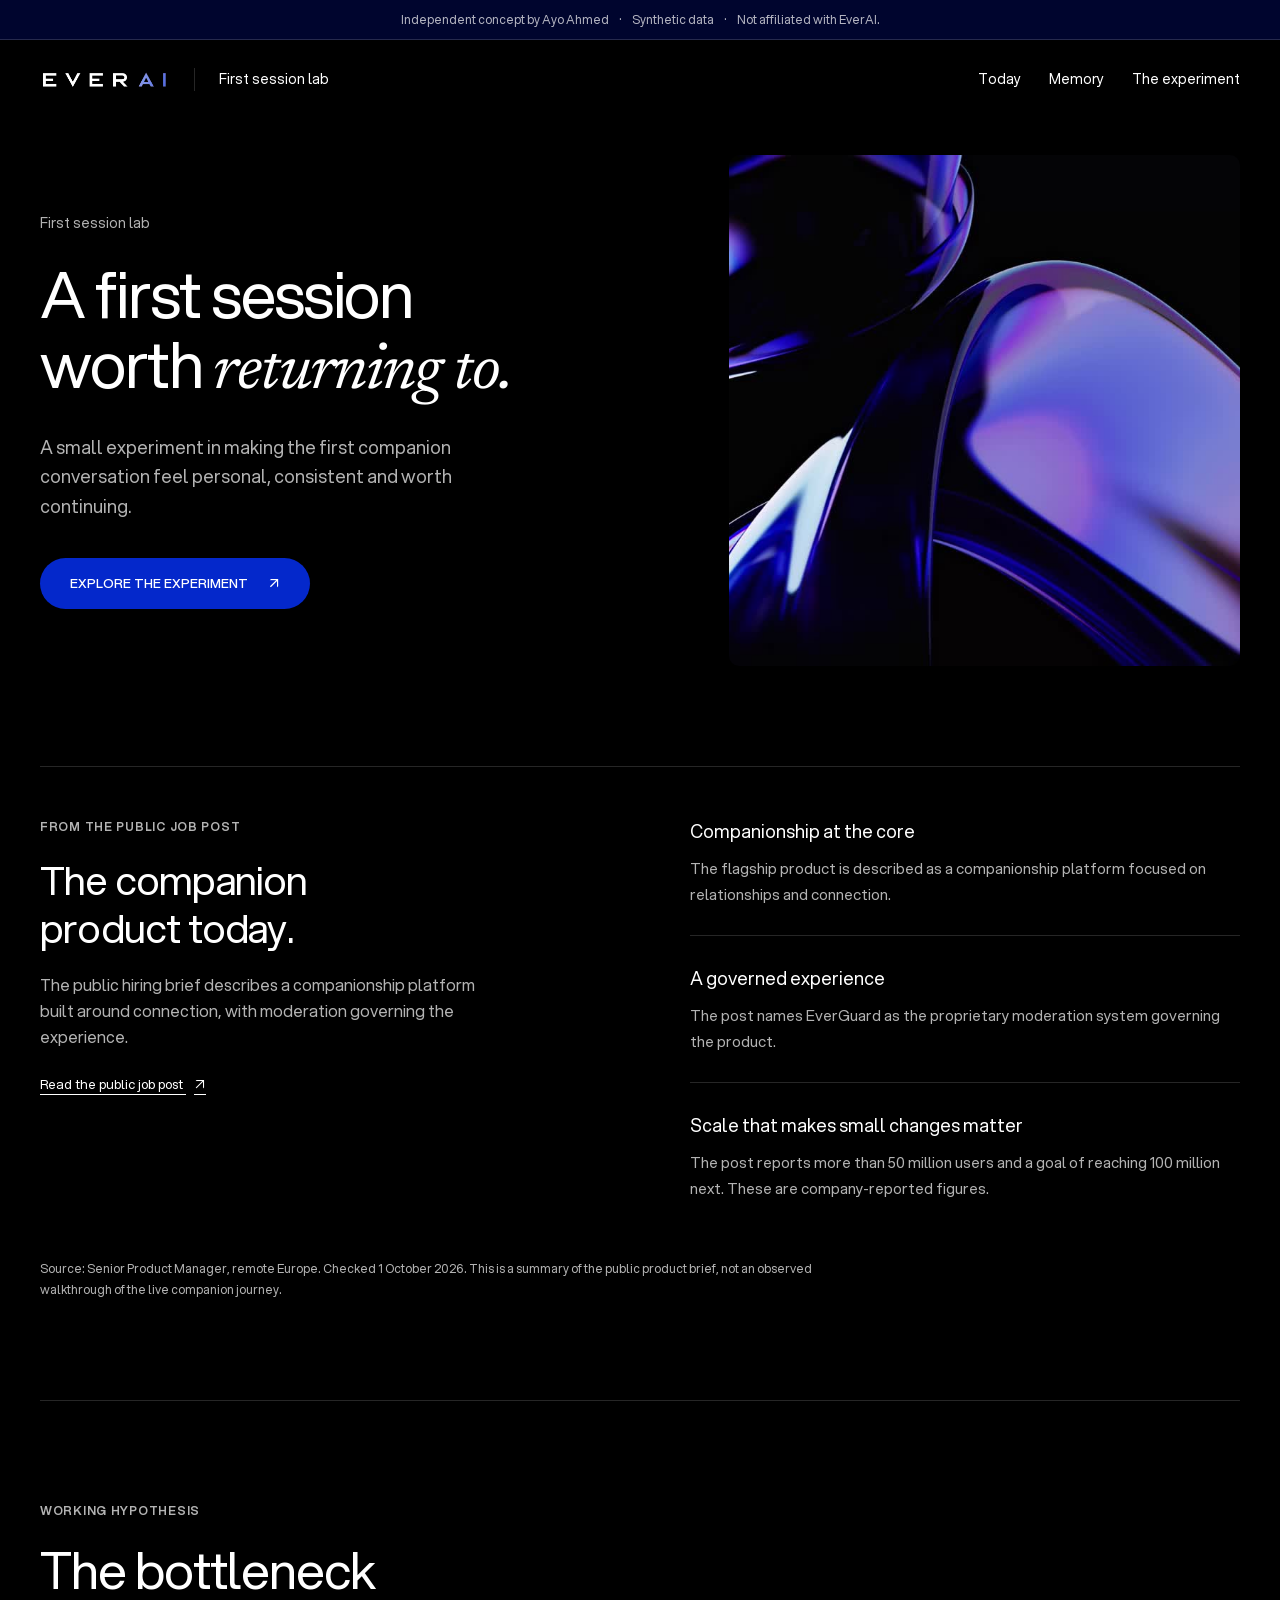
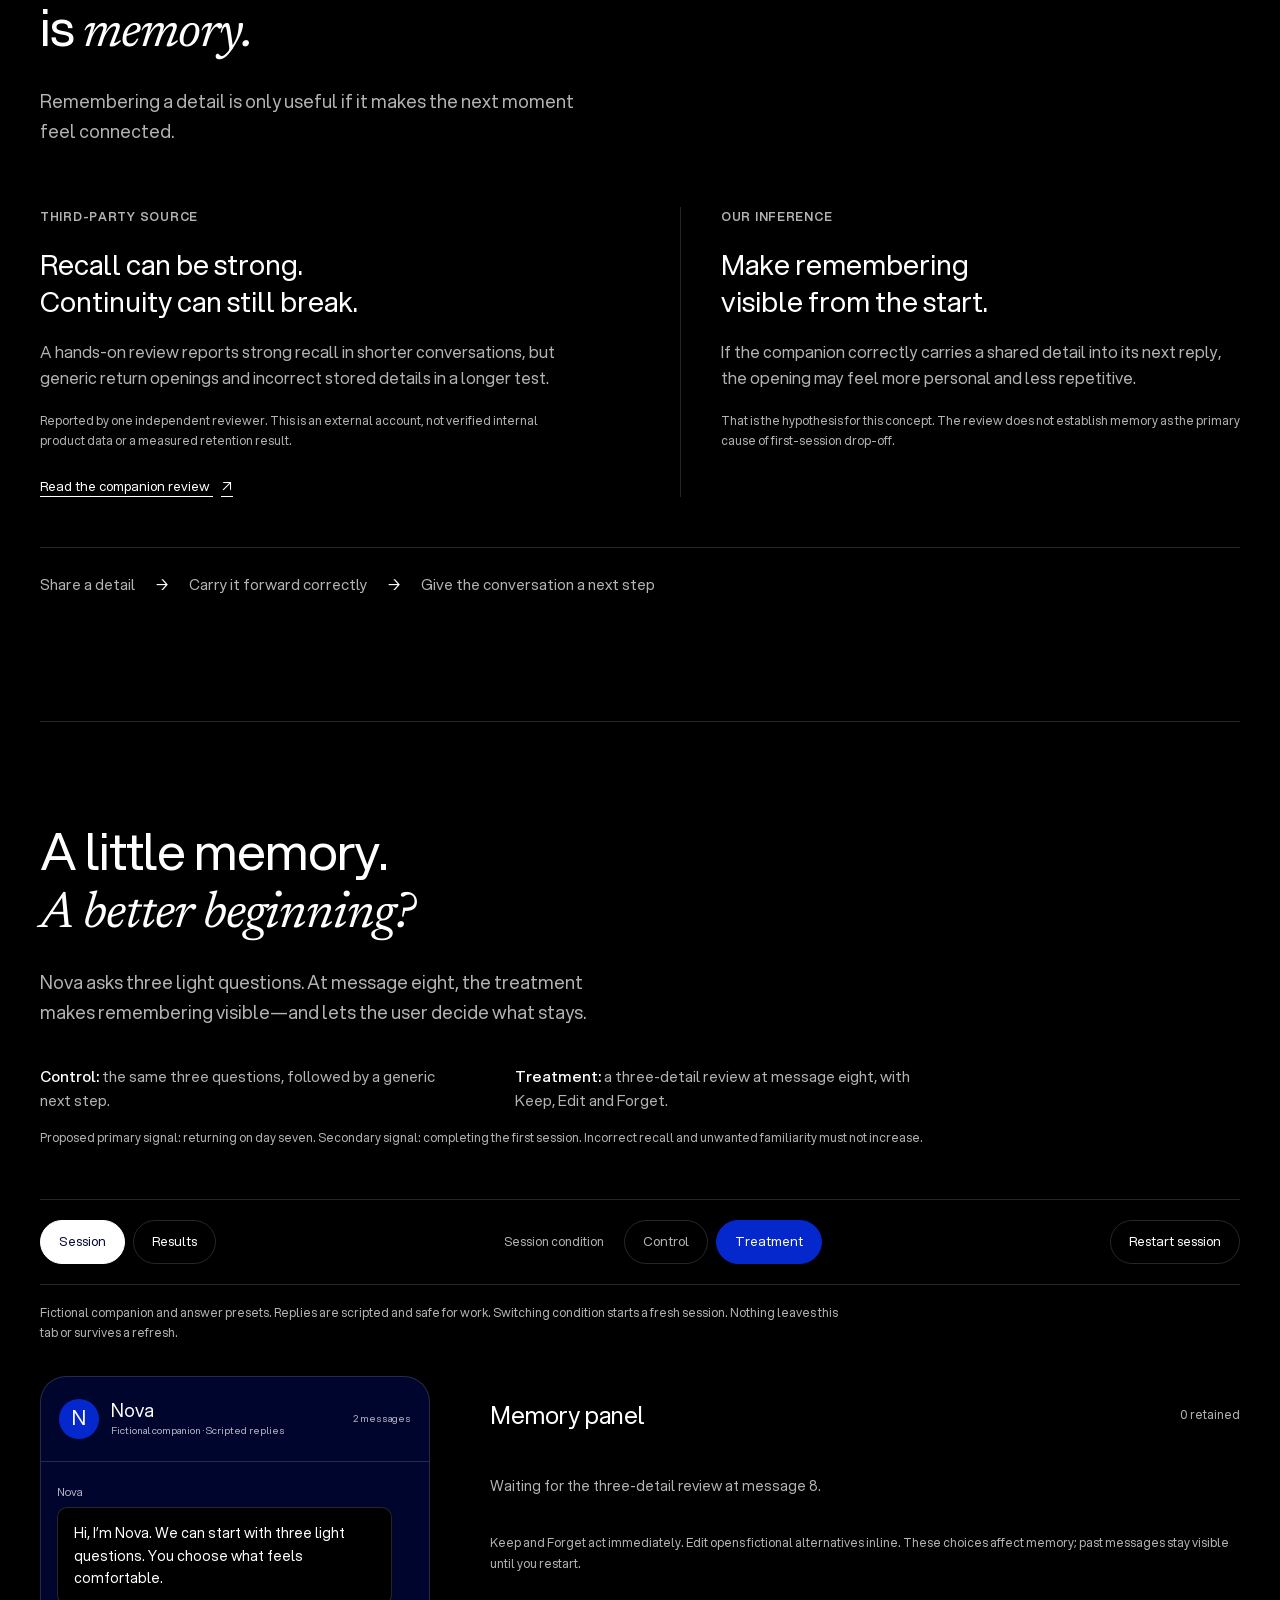
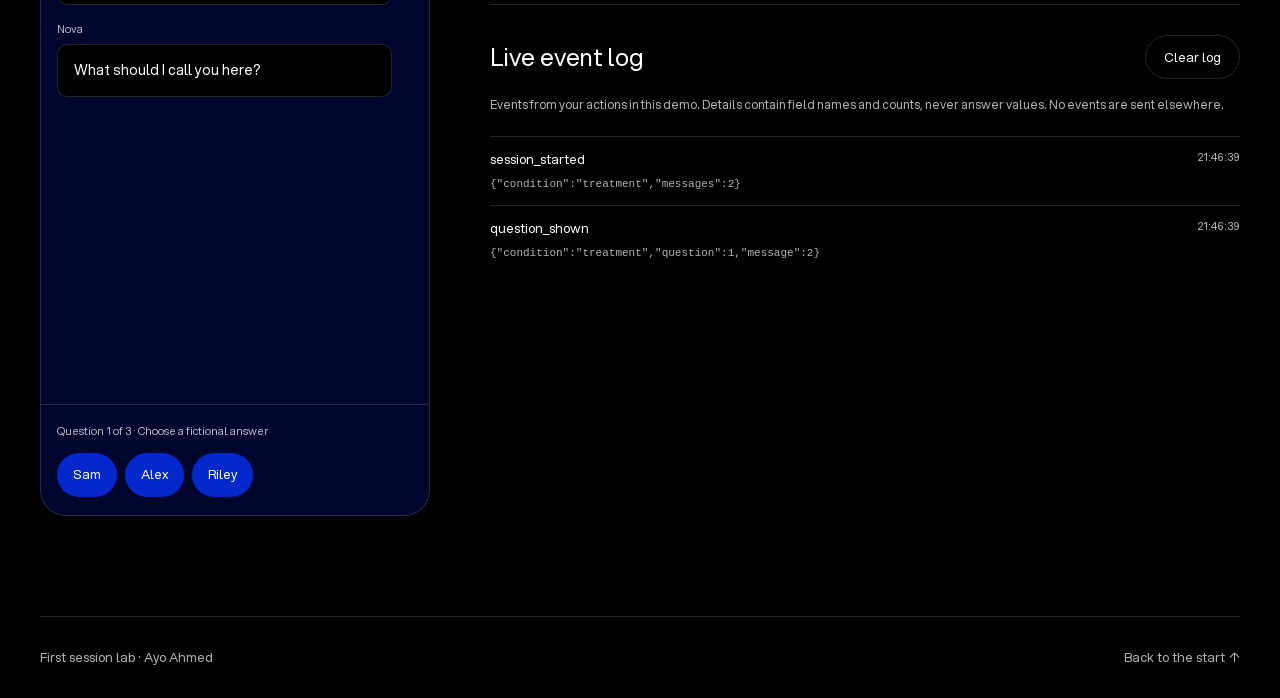
<file: index.html>
<!doctype html>
<html lang="en">
<head>
  <meta charset="utf-8">
  <meta name="viewport" content="width=device-width, initial-scale=1">
  <meta name="robots" content="noindex,nofollow">
  <meta name="description" content="First session lab: an independent product concept about memory and the first companion conversation.">
  <title>First session lab — Ayo Ahmed</title>
  <link rel="stylesheet" href="design-tokens.css">
  <link rel="stylesheet" href="styles.css">
  <script src="lab.js" defer></script>
</head>
<body>
  <a class="skip" href="#main">Skip to content</a>
  <div class="notice">Independent concept by Ayo Ahmed <span aria-hidden="true">·</span> Synthetic data <span aria-hidden="true">·</span> Not affiliated with EverAI.</div>
  <header class="site-header wrap">
    <a class="identity" href="#today" aria-label="First session lab home">
      <img src="assets/logo.webp" width="254" height="31" alt="EverAI">
      <span>First session lab</span>
    </a>
    <nav aria-label="Page sections">
      <a href="#today">Today</a>
      <a href="#memory">Memory</a>
      <a href="#experiment">The experiment</a>
    </nav>
  </header>
  <main id="main">
    <section id="today" class="today wrap" aria-labelledby="today-title">
      <div class="hero">
        <div class="hero-copy">
          <p class="product-name">First session lab</p>
          <h1>A first session<br>worth <em>returning to.</em></h1>
          <p class="lead">A small experiment in making the first companion conversation feel personal, consistent and worth continuing.</p>
          <a class="action" href="#experiment">Explore the experiment <span aria-hidden="true">↗</span></a>
        </div>
        <img class="hero-art" src="assets/hero-poster.jpg" width="1280" height="720" alt="Reflective blue and lilac forms against a black background">
      </div>
      <div class="product-brief">
        <div class="brief-intro">
          <p class="source-label">From the public job post</p>
          <h2 id="today-title">The companion<br>product today.</h2>
          <p>The public hiring brief describes a companionship platform built around connection, with moderation governing the experience.</p>
          <a class="source-link" href="https://jobs.ashbyhq.com/everai/67415245-9710-4d32-a544-735d779e1d44" target="_blank" rel="noopener noreferrer">Read the public job post <span aria-hidden="true">↗</span></a>
        </div>
        <dl class="product-facts">
          <div><dt>Companionship at the core</dt><dd>The flagship product is described as a companionship platform focused on relationships and connection.</dd></div>
          <div><dt>A governed experience</dt><dd>The post names EverGuard as the proprietary moderation system governing the product.</dd></div>
          <div><dt>Scale that makes small changes matter</dt><dd>The post reports more than 50 million users and a goal of reaching 100 million next. These are company-reported figures.</dd></div>
        </dl>
      </div>
      <p class="evidence-note">Source: Senior Product Manager, remote Europe. Checked 1 October 2026. This is a summary of the public product brief, not an observed walkthrough of the live companion journey.</p>
    </section>

    <section id="memory" class="memory wrap" aria-labelledby="memory-title">
      <div class="memory-intro">
        <p class="source-label">Working hypothesis</p>
        <h2 id="memory-title">The bottleneck<br>is <em>memory.</em></h2>
        <p class="lead">Remembering a detail is only useful if it makes the next moment feel connected.</p>
      </div>
      <div class="evidence-grid">
        <article class="source-evidence" aria-labelledby="third-party-title">
          <p class="source-label">Third-party source</p>
          <h3 id="third-party-title">Recall can be strong.<br>Continuity can still break.</h3>
          <p>A hands-on review reports strong recall in shorter conversations, but generic return openings and incorrect stored details in a longer test.</p>
          <p class="evidence-note">Reported by one independent reviewer. This is an external account, not verified internal product data or a measured retention result.</p>
          <a class="source-link" href="https://shouldieventry.com/products/candy-ai-review/" target="_blank" rel="noopener noreferrer">Read the companion review <span aria-hidden="true">↗</span></a>
        </article>
        <article class="inference" aria-labelledby="inference-title">
          <p class="source-label">Our inference</p>
          <h3 id="inference-title">Make remembering<br>visible from the start.</h3>
          <p>If the companion correctly carries a shared detail into its next reply, the opening may feel more personal and less repetitive.</p>
          <p class="evidence-note">That is the hypothesis for this concept. The review does not establish memory as the primary cause of first-session drop-off.</p>
        </article>
      </div>
      <div class="continuity" aria-label="Proposed continuity loop">
        <span>Share a detail</span><span aria-hidden="true">→</span><span>Carry it forward correctly</span><span aria-hidden="true">→</span><span>Give the conversation a next step</span>
      </div>
    </section>

    <section id="experiment" class="experiment wrap" aria-labelledby="experiment-title">
      <div class="experiment-intro">
        <h2 id="experiment-title">A little memory.<br><em>A better beginning?</em></h2>
        <p class="lead">Nova asks three light questions. At message eight, the treatment makes remembering visible—and lets the user decide what stays.</p>
      </div>
      <div class="experiment-brief">
        <p><strong>Control:</strong> the same three questions, followed by a generic next step.</p>
        <p><strong>Treatment:</strong> a three-detail review at message eight, with Keep, Edit and Forget.</p>
        <p class="evidence-note">Proposed primary signal: returning on day seven. Secondary signal: completing the first session. Incorrect recall and unwanted familiarity must not increase.</p>
      </div>
      <div class="lab-toolbar">
        <div class="view-switch" role="group" aria-label="Lab view">
          <button type="button" data-view="session" aria-pressed="true" aria-controls="session-view">Session</button>
          <button type="button" data-view="results" aria-pressed="false" aria-controls="results-view">Results</button>
        </div>
        <fieldset class="conditions">
          <legend>Session condition</legend>
          <label><input type="radio" name="condition" value="control"><span>Control</span></label>
          <label><input type="radio" name="condition" value="treatment" checked><span>Treatment</span></label>
        </fieldset>
        <button type="button" id="restart-session" class="quiet-button">Restart session</button>
      </div>
      <p class="lab-disclosure">Fictional companion and answer presets. Replies are scripted and safe for work. Switching condition starts a fresh session. Nothing leaves this tab or survives a refresh.</p>
      <p id="session-status" class="sr-only" role="status"></p>
      <div id="session-view" class="lab-workspace">
        <div class="phone" aria-label="Nova conversation">
          <div class="phone-header">
            <span class="nova-avatar" aria-hidden="true">N</span>
            <div><h3>Nova</h3><p>Fictional companion · Scripted replies</p></div>
            <span id="message-count">2 messages</span>
          </div>
          <ol id="transcript" class="transcript" aria-label="Conversation messages" aria-live="polite" aria-relevant="additions" tabindex="0"></ol>
          <div class="phone-composer">
            <p id="answer-hint">Choose a fictional answer</p>
            <div id="answer-choices" class="answer-choices" role="group" aria-label="Fictional answers"></div>
            <button type="button" id="continue-session" class="continue-button" hidden>Continue with Nova</button>
          </div>
        </div>
        <aside class="inspector" aria-label="Session details">
          <div class="memory-panel">
            <div class="panel-heading"><h3>Memory panel</h3><span id="memory-count">0 retained</span></div>
            <ul id="memory-list" class="memory-list"></ul>
            <p class="panel-note">Keep and Forget act immediately. Edit opens fictional alternatives inline. These choices affect memory; past messages stay visible until you restart.</p>
          </div>
          <div class="events-panel">
            <div class="panel-heading"><h3>Live event log</h3><button type="button" id="clear-events" class="quiet-button">Clear log</button></div>
            <p class="panel-note">Events from your actions in this demo. Details contain field names and counts, never answer values. No events are sent elsewhere.</p>
            <ol id="event-log" class="event-log" aria-label="Local analytics events" tabindex="0"></ol>
          </div>
        </aside>
      </div>
      <div id="results-view" class="results-view" hidden>
        <div class="synthetic-banner"><strong>Illustrative synthetic numbers</strong><p>A made-up scenario for discussing the decision. These are not observed results and do not change when you use the chat.</p></div>
        <div class="results-grid">
          <figure class="return-chart" aria-labelledby="chart-title">
            <h3 id="chart-title">Day 7 return</h3>
            <p class="panel-note">Share returning seven days after their first session</p>
            <div class="chart" role="img" aria-label="Illustrative synthetic day 7 return: control 28 percent; treatment 34 percent. The axis runs from zero to forty percent.">
              <div class="chart-axis"><span>0%</span><span>10%</span><span>20%</span><span>30%</span><span>40%</span></div>
              <div class="chart-row"><span>Control</span><div class="chart-plot"><div class="chart-bar control-bar" style="width:70%"><strong>28%</strong></div></div></div>
              <div class="chart-row"><span>Treatment</span><div class="chart-plot"><div class="chart-bar treatment-bar" style="width:85%"><strong>34%</strong></div></div></div>
            </div>
            <figcaption>Illustrative difference: six more returning users per 100 people.</figcaption>
            <table class="results-table"><caption>Illustrative synthetic cohort counts</caption><thead><tr><th scope="col">Condition</th><th scope="col">Users</th><th scope="col">Day 7 returns</th></tr></thead><tbody><tr><th scope="row">Control</th><td>1,000</td><td>280 (28%)</td></tr><tr><th scope="row">Treatment</th><td>1,000</td><td>340 (34%)</td></tr></tbody></table>
          </figure>
          <article class="decision">
            <p class="source-label">The decision we would take</p>
            <h3>Test with a small real cohort.<br>Keep the rollout limited.</h3>
            <p>This synthetic pattern would justify investigating the idea, not declaring a win.</p>
            <p>If a real test shows a reliable day-seven lift, with no increase in incorrect recall or unwanted familiarity, expand the test. Otherwise, revise or stop.</p>
            <p class="evidence-note">Before a live test, set sample size, duration and guardrail limits. Synthetic numbers cannot establish significance or justify shipping.</p>
            <button type="button" data-view="session" class="quiet-button">Return to Nova</button>
          </article>
        </div>
      </div>
      <noscript><p class="lab-disclosure">Enable JavaScript to try the scripted session. The source brief, experiment description and illustrative results remain available.</p><style>#results-view[hidden]{display:block}#session-view,.lab-toolbar{display:none}</style></noscript>
    </section>
  </main>
  <footer class="wrap">
    <p>First session lab <span aria-hidden="true">·</span> Ayo Ahmed</p>
    <a href="#today">Back to the start <span aria-hidden="true">↑</span></a>
  </footer>
</body>
</html>
</file>
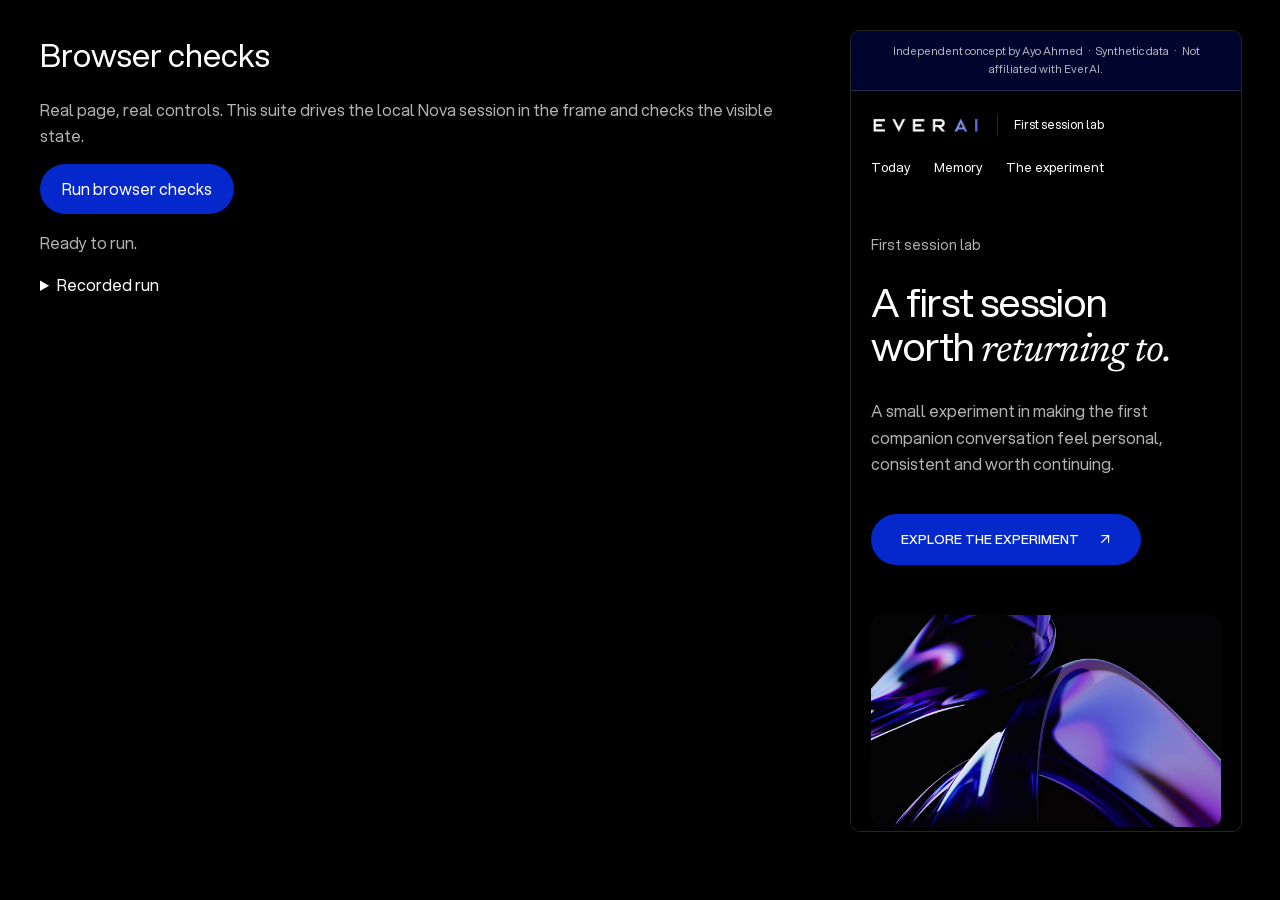
<file: tests/browser.html>
<!doctype html>
<html lang="en">
<head>
<meta charset="utf-8"><meta name="viewport" content="width=device-width,initial-scale=1">
<title>First session lab — Browser checks</title>
<link rel="stylesheet" href="../design-tokens.css">
<style>
*{box-sizing:border-box}body{background:#000;color:#fff;margin:0;padding:30px;font:16px/1.6 var(--font-body)}h1{font-size:32px;font-weight:400;margin:0}p{color:var(--muted-dark)}button{padding:12px 22px;min-height:44px;background:var(--blue);color:#fff;border:0;border-radius:100px;font:inherit;cursor:pointer}button:disabled{opacity:.5}.layout{display:grid;grid-template-columns:minmax(0,1fr) 390px;gap:40px;max-width:1200px;margin:auto}iframe{width:390px;height:800px;border:1px solid var(--edge);border-radius:10px;box-sizing:content-box}li{margin:10px 0;font-size:14px}pre{white-space:pre-wrap;overflow-wrap:anywhere;font-size:12px;color:var(--muted-dark)}@media(max-width:850px){.layout{grid-template-columns:1fr}body{padding:20px}iframe{width:375px;max-width:100%}}
</style>
<script src="browser.js" defer></script>
</head>
<body><main class="layout"><div><h1>Browser checks</h1><p>Real page, real controls. This suite drives the local Nova session in the frame and checks the visible state.</p><button id="run" type="button">Run browser checks</button><p id="summary" role="status">Ready to run.</p><ol id="checks"></ol><details><summary>Recorded run</summary><pre id="report-json"></pre></details></div><iframe id="app" title="First session lab under test" src="../index.html"></iframe></main></body>
</html>
</file>
<file: design-tokens.css>
@font-face{font-family:Aspekta;src:url('assets/aspekta-variable.ttf') format('truetype');font-weight:100 900;font-display:swap}
@font-face{font-family:Newsreader;src:url('assets/newsreader-italic.ttf') format('truetype');font-style:italic;font-weight:400;font-display:swap}

:root {
  --black: #000000;
  --white: #ffffff;
  --blue: #0428cb;
  --ink: #080d31;
  --deep-blue: #00052e;
  --muted-dark: rgb(255 255 255 / 70%);
  --muted-light: #676767;
  --image-radius: 10px;
  --action-radius: 100px;
  --font-body: Aspekta, Arial, sans-serif;
  --font-accent: Newsreader, Georgia, serif;
  --edge: rgb(255 255 255 / 15%);
  --hero-overlay: rgb(0 0 0 / 10%);
  --space-12: 12px;
  --space-16: 16px;
  --space-20: 20px;
  --space-24: 24px;
  --space-28: 28px;
  --space-30: 30px;
  --space-36: 36px;
  --space-40: 40px;
  --space-50: 50px;
  --space-70: 70px;
  --space-80: 80px;
  --space-100: 100px;
  --space-115: 115px;
  --space-170: 170px;
}
</file>
<file: styles.css>
* { box-sizing: border-box; }
html { scroll-behavior: smooth; scroll-padding-top: 28px; }
body { margin: 0; background: var(--black); color: var(--white); font: 400 16px/1.62 var(--font-body); }
a { color: inherit; text-underline-offset: 5px; }
a:focus-visible, input:focus-visible + span { outline: 2px solid var(--white); outline-offset: 6px; }
img { display: block; max-width: 100%; height: auto; }
h1, h2, h3, p, dl, dd { margin: 0; }
h1, h2, h3 { font-weight: 400; }
em { font-family: var(--font-accent); font-weight: 400; }
h1 { font-size: clamp(44px, 5vw, 72px); line-height: 1.1; letter-spacing: -.025em; }
h2 { font-size: clamp(36px, 4vw, 56px); line-height: 1.12; letter-spacing: -.02em; }
h3 { font-size: 28px; line-height: 1.3; }
.wrap { width: min(1200px, calc(100% - 40px)); margin-inline: auto; }
.notice { padding: 10px 20px; text-align: center; font-size: 12px; line-height: 1.6; background: var(--deep-blue); color: var(--muted-dark); border-bottom: 1px solid var(--edge); }
.notice span { padding-inline: 8px; }
.site-header { display: flex; align-items: center; justify-content: space-between; gap: 24px; padding-block: 28px; }
.identity { display: flex; align-items: center; gap: 24px; text-decoration: none; }
.identity img { width: 130px; }
.identity span { border-left: 1px solid var(--edge); padding-left: 24px; font-size: 14px; }
nav { display: flex; gap: 28px; font-size: 14px; }
nav a { text-decoration: none; }
nav a:hover, footer a:hover { color: var(--muted-dark); }
.today { padding-top: 36px; padding-bottom: 100px; }
.hero { display: grid; grid-template-columns: 1.25fr 1fr; gap: 50px; align-items: center; }
.hero-copy { padding-block: 40px; }
.product-name { margin-bottom: 24px; font-size: 14px; color: var(--muted-dark); }
.lead { color: var(--muted-dark); max-width: 490px; margin-top: 24px; font-size: 18px; line-height: 1.65; }
.action { display: inline-flex; align-items: center; justify-content: center; gap: 20px; margin-top: 36px; background: var(--blue); color: var(--white); border-radius: var(--action-radius); padding: 15px 30px; font-size: 13px; font-weight: 500; text-transform: uppercase; text-decoration: none; transition: color .4s, background .4s; }
.action:hover { background: var(--white); color: var(--ink); }
.hero-art { width: 100%; aspect-ratio: 1; object-fit: cover; object-position: 60% center; border-radius: var(--image-radius); }
.product-brief { display: grid; grid-template-columns: 1fr 1fr; gap: 100px; margin-top: 100px; padding-top: 50px; border-top: 1px solid var(--edge); }
.source-label { color: var(--muted-dark); font-size: 12px; font-weight: 600; text-transform: uppercase; letter-spacing: .06em; margin-bottom: 20px; }
.brief-intro h2 { font-size: 40px; line-height: 1.2; }
.brief-intro > p:not(.source-label) { color: var(--muted-dark); margin-top: 20px; max-width: 440px; }
.source-link { display: inline-block; margin-top: 24px; font-size: 13px; }
.source-link span { padding-left: 8px; }
.product-facts > div { padding: 0 0 28px; }
.product-facts > div + div { border-top: 1px solid var(--edge); padding-top: 28px; }
dt { font-size: 18px; margin-bottom: 10px; }
dd { color: var(--muted-dark); font-size: 15px; line-height: 1.7; }
.evidence-note { color: var(--muted-dark); font-size: 12px; line-height: 1.7; }
.today > .evidence-note { max-width: 820px; margin-top: 30px; }
.memory { padding-block: 100px; border-top: 1px solid var(--edge); }
.memory-intro { max-width: 670px; }
.memory-intro .lead { max-width: 550px; }
.evidence-grid { display: grid; grid-template-columns: 1fr 1fr; gap: 80px; margin-top: 60px; }
.source-evidence { padding-right: 40px; }
.inference { padding-left: 40px; border-left: 1px solid var(--edge); }
.evidence-grid article > p:not(.source-label) { margin-top: 20px; color: var(--muted-dark); }
.continuity { display: flex; flex-wrap: wrap; align-items: center; gap: 20px; margin-top: 50px; padding: 24px 0; font-size: 15px; color: var(--muted-dark); border-top: 1px solid var(--edge); }
.continuity > span[aria-hidden] { color: var(--white); }
.experiment { padding-block: 100px; border-top: 1px solid var(--edge); }
.experiment-intro { max-width: 670px; }
.experiment-intro .lead { max-width: 560px; }
footer { display: flex; justify-content: space-between; gap: 20px; padding-block: 30px; border-top: 1px solid var(--edge); color: var(--muted-dark); font-size: 13px; }
footer a { text-decoration: none; }
.skip { position: absolute; top: 12px; left: -10000px; }
.skip:focus { left: 20px; z-index: 3; padding: 12px; background: var(--black); }
@media (max-width: 991px) {
  .site-header { flex-wrap: wrap; }
  .hero { gap: 30px; }
  .product-brief { gap: 50px; }
  .evidence-grid { gap: 30px; }
  .source-evidence { padding-right: 10px; }
  .inference { padding-left: 30px; }
}
@media (max-width: 767px) {
  .notice { font-size: 11px; padding-block: 12px; }
  .notice span { padding-inline: 3px; }
  .site-header { gap: 22px; padding-block: 24px; }
  .identity { gap: 16px; }
  .identity span { padding-left: 16px; font-size: 12px; }
  .identity img { width: 110px; }
  nav { gap: 24px; font-size: 13px; }
  .today { padding-top: 12px; padding-bottom: 80px; }
  .hero { grid-template-columns: 1fr; gap: 30px; }
  .hero-copy { padding-block: 20px; }
  h1 { font-size: clamp(40px, 8.5vw, 58px); }
  .lead { font-size: 16px; }
  .hero-art { aspect-ratio: 1.65; }
  .product-brief, .evidence-grid { grid-template-columns: 1fr; gap: 40px; }
  .product-brief { margin-top: 70px; padding-top: 40px; }
  .brief-intro h2 { font-size: 32px; }
  .memory, .experiment { padding-block: 80px; }
  .source-evidence { padding: 0; }
  .inference { padding: 30px 0 0; border-left: 0; border-top: 1px solid var(--edge); }
  h3 { font-size: 25px; }
  .continuity { align-items: flex-start; gap: 12px; flex-direction: column; }
  .continuity > span[aria-hidden] { transform: rotate(90deg); margin-left: 3px; }
  footer { flex-wrap: wrap; }
}
@media (prefers-reduced-motion: reduce) {
  html { scroll-behavior: auto; }
  .action { transition: none; }
}
[hidden] { display: none !important; }
button, select { font: inherit; color: inherit; }
button { cursor: pointer; }
button:focus-visible, select:focus-visible, .transcript:focus-visible, .event-log:focus-visible { outline: 2px solid var(--white); outline-offset: 4px; }
button:active { filter: brightness(.85); }
button:disabled { opacity: .45; cursor: default; }
.experiment-brief { display: grid; grid-template-columns: 1fr 1fr; gap: 16px 50px; margin-block: 36px 50px; max-width: 900px; color: var(--muted-dark); font-size: 15px; }
.experiment-brief strong { color: var(--white); font-weight: 500; }
.experiment-brief .evidence-note { grid-column: 1 / -1; }
.lab-toolbar { display: flex; flex-wrap: wrap; gap: 24px; align-items: center; justify-content: space-between; padding-block: 20px; border-block: 1px solid var(--edge); }
.view-switch { display: flex; gap: 8px; }
.view-switch button, .quiet-button { background: transparent; border: 1px solid var(--edge); border-radius: var(--action-radius); padding: 10px 18px; min-height: 44px; font-size: 13px; }
.view-switch button[aria-pressed="true"] { background: var(--white); color: var(--ink); border-color: var(--white); }
.conditions { display: flex; gap: 8px; align-items: center; padding: 0; margin: 0; border: 0; }
.conditions legend { float: left; padding: 0; margin-right: 12px; font-size: 12px; color: var(--muted-dark); }
.conditions label { cursor: pointer; position: relative; }
.conditions input { position: absolute; opacity: 0; width: 1px; height: 1px; }
.conditions label span { display: flex; align-items: center; min-height: 44px; padding: 10px 18px; border: 1px solid var(--edge); border-radius: var(--action-radius); color: var(--muted-dark); font-size: 13px; }
.conditions input:checked + span { background: var(--blue); color: var(--white); border-color: var(--blue); }
.lab-disclosure { color: var(--muted-dark); font-size: 12px; line-height: 1.7; max-width: 800px; margin: 18px 0 32px; }
.lab-workspace { display: grid; grid-template-columns: minmax(0, 390px) minmax(0, 1fr); gap: 60px; align-items: start; }
.phone { border: 1px solid var(--edge); border-radius: 26px; background: var(--deep-blue); overflow: hidden; width: 100%; height: 740px; display: flex; flex-direction: column; }
.phone-header { display: flex; align-items: center; gap: 12px; padding: 22px 18px; border-bottom: 1px solid var(--edge); }
.nova-avatar { display: grid; place-items: center; width: 40px; height: 40px; border-radius: 50%; background: var(--blue); font-size: 20px; flex: none; }
.phone-header h3 { font-size: 18px; line-height: 1.3; }
.phone-header p, #message-count { color: var(--muted-dark); font-size: 10px; line-height: 1.5; }
#message-count { margin-left: auto; white-space: nowrap; }
.transcript { list-style: none; padding: 22px 16px; margin: 0; flex: 1; min-height: 0; overflow-y: auto; overscroll-behavior: contain; display: flex; flex-direction: column; gap: 16px; scrollbar-width: thin; }
.chat-message { flex: none; max-width: 94%; }
.chat-message.user { align-self: flex-end; }
.chat-message > span { display: block; margin-bottom: 6px; color: var(--muted-dark); font-size: 11px; }
.chat-message.user > span { text-align: right; }
.chat-message > p { padding: 14px 16px; border-radius: var(--image-radius); background: var(--black); border: 1px solid var(--edge); font-size: 14px; line-height: 1.6; }
.chat-message.user > p { background: rgb(255 255 255 / 8%); border-color: transparent; }
.chat-message.review-message { max-width: 100%; width: 100%; }
.review-cards { display: grid; gap: 10px; margin-top: 12px; }
.review-card { padding: 12px; border: 1px solid var(--edge); border-radius: var(--image-radius); background: var(--black); }
.review-card-header { display: flex; justify-content: space-between; align-items: center; color: var(--muted-dark); font-size: 11px; gap: 8px; }
.review-value { display: block; margin-top: 4px; font-size: 15px; font-weight: 400; }
.memory-actions { display: flex; gap: 8px; margin-top: 10px; }
.memory-actions button { padding: 7px 12px; min-width: 64px; min-height: 44px; font-size: 12px; background: transparent; border: 1px solid var(--edge); border-radius: var(--action-radius); }
.memory-actions button.keep { background: var(--blue); border-color: var(--blue); }
.memory-editor { display: block; width: 100%; min-height: 44px; margin-top: 10px; padding: 8px; border: 1px solid var(--white); border-radius: 6px; background: var(--ink); font-size: 14px; }
.phone-composer { padding: 18px 16px; border-top: 1px solid var(--edge); }
#answer-hint { margin-bottom: 12px; color: var(--muted-dark); font-size: 11px; }
.answer-choices { display: flex; flex-wrap: wrap; gap: 8px; }
.answer-choices button, .continue-button { min-height: 44px; padding: 10px 16px; background: var(--blue); color: var(--white); border: 0; border-radius: var(--action-radius); font-size: 13px; }
.continue-button { width: 100%; }
.inspector { min-width: 0; }
.panel-heading { display: flex; justify-content: space-between; align-items: center; gap: 16px; }
.panel-heading h3 { font-size: 24px; }
.panel-heading > span { font-size: 12px; color: var(--muted-dark); }
.memory-panel { padding: 24px 0 30px; border-bottom: 1px solid var(--edge); }
.memory-list { padding: 0; margin: 24px 0 0; list-style: none; display: grid; gap: 12px; }
.memory-item { display: grid; grid-template-columns: 100px 1fr auto; gap: 16px; align-items: baseline; padding: 14px 0; border-top: 1px solid var(--edge); font-size: 14px; }
.memory-item span:first-child { color: var(--muted-dark); }
.memory-item strong { font-weight: 400; overflow-wrap: anywhere; }
.memory-item small { font-size: 11px; color: var(--muted-dark); }
.memory-empty { color: var(--muted-dark); font-size: 14px; padding: 20px 0; }
.panel-note { color: var(--muted-dark); font-size: 12px; line-height: 1.7; margin-top: 16px; }
.events-panel { padding-top: 30px; }
.event-log { list-style: none; padding: 0; margin: 20px 0 0; max-height: 270px; overflow-y: auto; overscroll-behavior: contain; scrollbar-width: thin; }
.event { padding: 12px 0; border-top: 1px solid var(--edge); }
.event-heading { display: flex; justify-content: space-between; gap: 16px; font-size: 13px; }
.event-heading time { font-size: 11px; color: var(--muted-dark); }
.event pre { margin: 6px 0 0; white-space: pre-wrap; overflow-wrap: anywhere; color: var(--muted-dark); font: 11px/1.6 ui-monospace, monospace; }
.synthetic-banner { padding: 22px 26px; border: 1px solid var(--edge); border-radius: var(--image-radius); background: var(--deep-blue); }
.synthetic-banner strong { font-weight: 500; }
.synthetic-banner p { color: var(--muted-dark); margin-top: 8px; font-size: 14px; }
.results-grid { display: grid; grid-template-columns: 1.2fr 1fr; gap: 80px; margin-top: 40px; }
.return-chart { margin: 0; }
.return-chart h3 { font-size: 28px; }
.chart { margin-top: 30px; }
.chart-axis { display: flex; justify-content: space-between; margin-left: 90px; color: var(--muted-dark); font-size: 11px; }
.chart-row { display: grid; grid-template-columns: 90px 1fr; align-items: center; margin-top: 22px; font-size: 13px; }
.chart-plot { border-left: 1px solid var(--edge); }
.chart-bar { min-height: 52px; display: flex; align-items: center; justify-content: flex-end; padding: 10px 14px; border-radius: 0 4px 4px 0; }
.control-bar { background: var(--white); color: var(--ink); }
.treatment-bar { background: var(--blue); border: 1px solid var(--muted-dark); }
.chart-bar strong { font-size: 20px; font-weight: 500; }
.return-chart figcaption { margin-top: 28px; color: var(--muted-dark); font-size: 13px; }
.results-table { border-collapse: collapse; width: 100%; margin-top: 30px; font-size: 13px; }
.results-table caption { text-align: left; margin-bottom: 12px; color: var(--muted-dark); font-size: 12px; }
.results-table th, .results-table td { text-align: left; padding: 12px 8px 12px 0; border-top: 1px solid var(--edge); font-weight: 400; }
.results-table thead { color: var(--muted-dark); }
.decision { padding-top: 4px; }
.decision h3 { font-size: 28px; line-height: 1.4; }
.decision > p:not(.source-label) { color: var(--muted-dark); margin-top: 20px; }
.decision button { margin-top: 30px; }
.sr-only { position: absolute; width: 1px; height: 1px; padding: 0; margin: -1px; overflow: hidden; clip: rect(0, 0, 0, 0); white-space: nowrap; border: 0; }
@media (max-width: 991px) {
  .lab-workspace { gap: 30px; grid-template-columns: minmax(0, 360px) minmax(0, 1fr); }
  .memory-item { grid-template-columns: 80px 1fr; gap: 8px 16px; }
  .memory-item small { grid-column: 2; }
  .results-grid { gap: 40px; }
}
@media (max-width: 767px) {
  .experiment-brief { grid-template-columns: 1fr; gap: 16px; }
  .lab-toolbar { justify-content: flex-start; gap: 18px; }
  .conditions { flex-wrap: wrap; }
  .conditions legend { margin-bottom: 8px; float: none; }
  .lab-workspace, .results-grid { grid-template-columns: 1fr; gap: 36px; }
  .phone { max-width: 390px; height: 730px; margin-inline: auto; }
  .phone-header { padding: 20px 14px; gap: 10px; }
  .phone-header p { max-width: 130px; }
  .memory-panel { padding-top: 0; }
  .memory-item { grid-template-columns: 90px 1fr auto; }
  .memory-item small { grid-column: auto; }
  .results-grid { gap: 44px; }
  .synthetic-banner { padding: 20px; }
  .chart-axis { margin-left: 78px; }
  .chart-row { grid-template-columns: 78px 1fr; }
}
</file>
